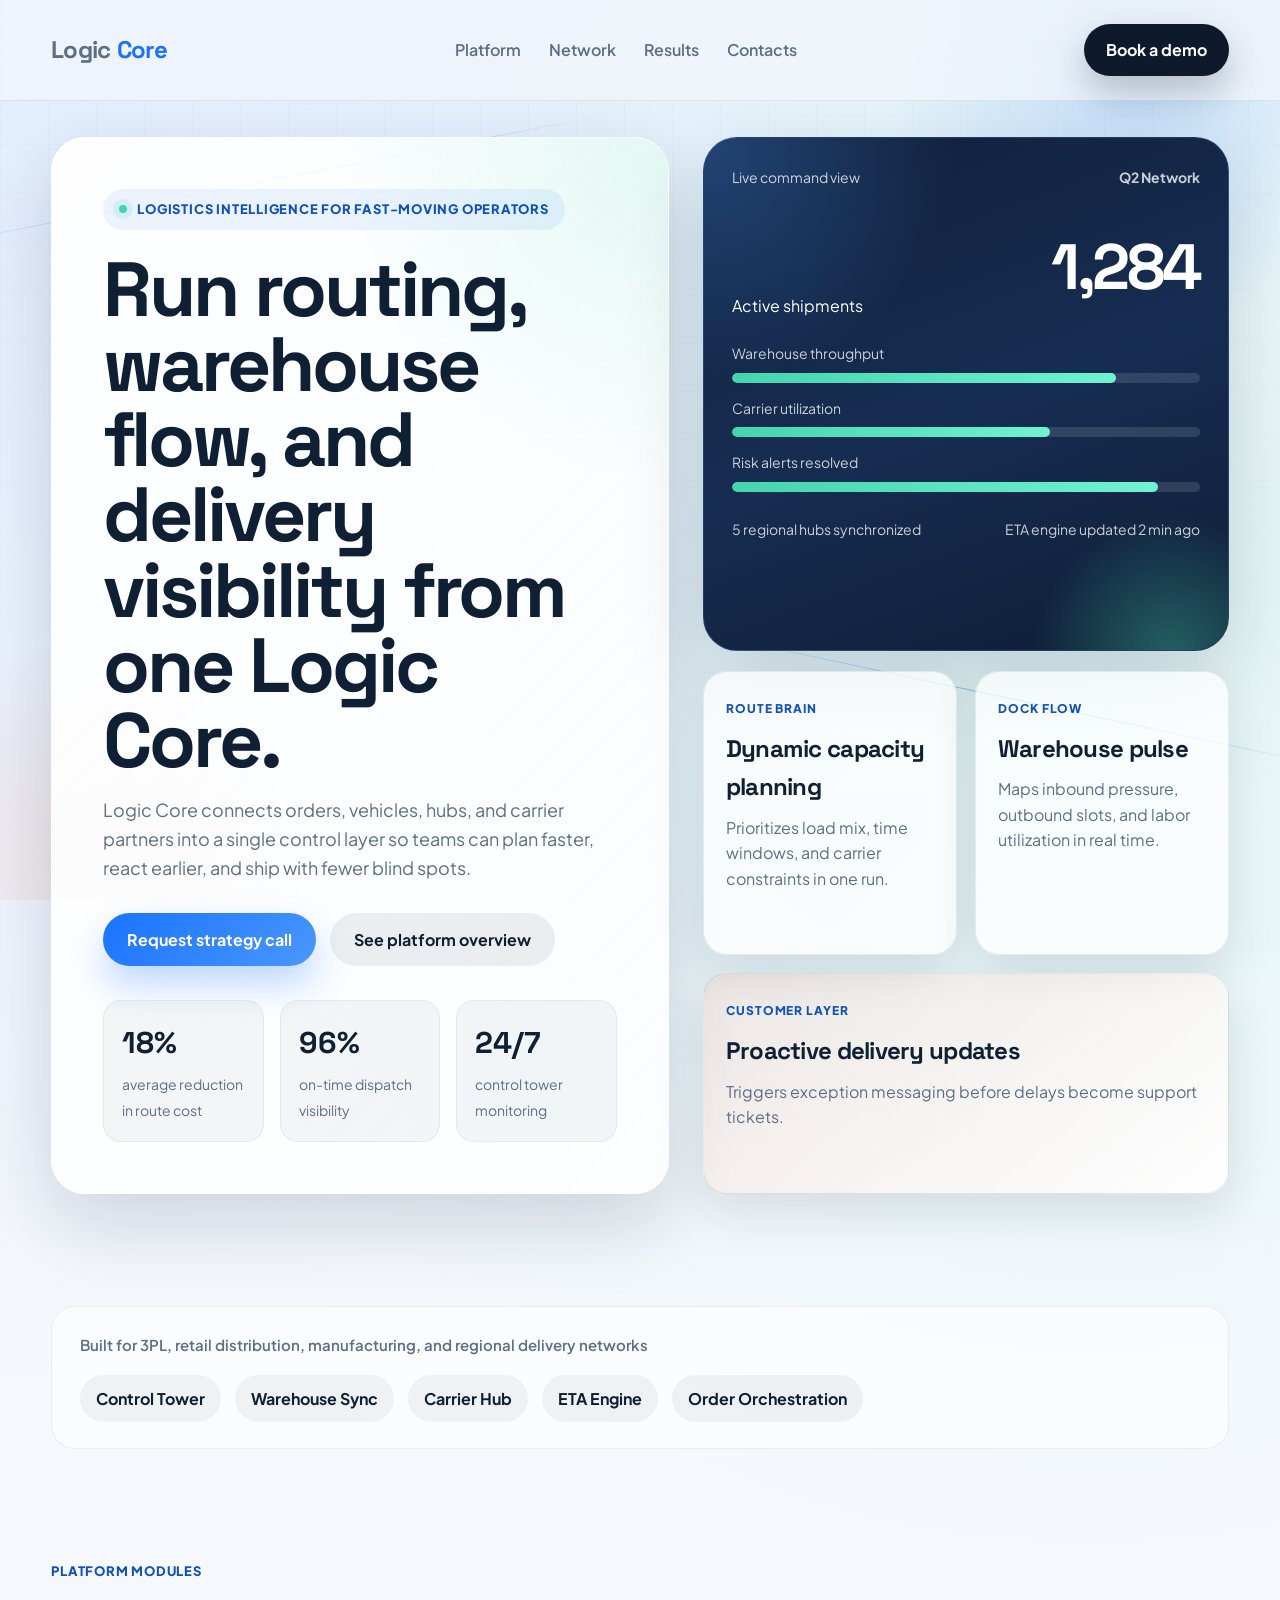
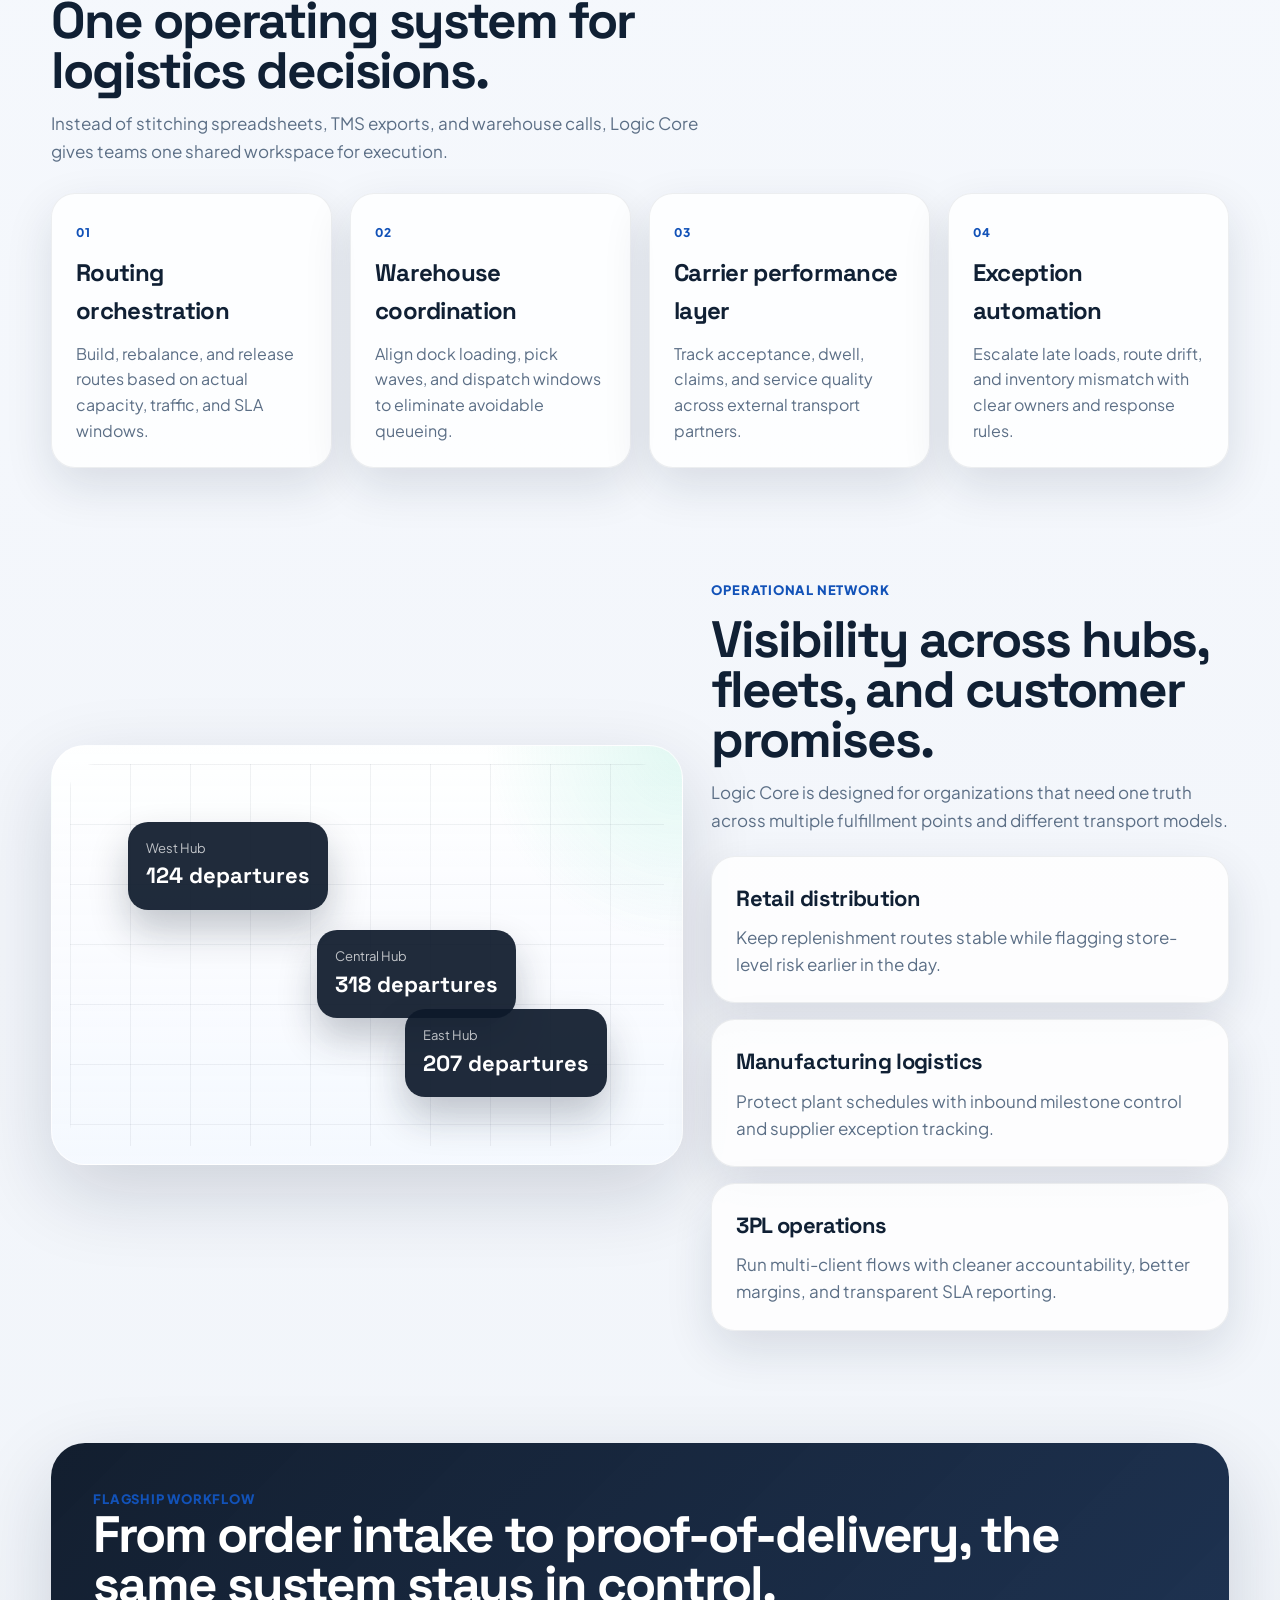
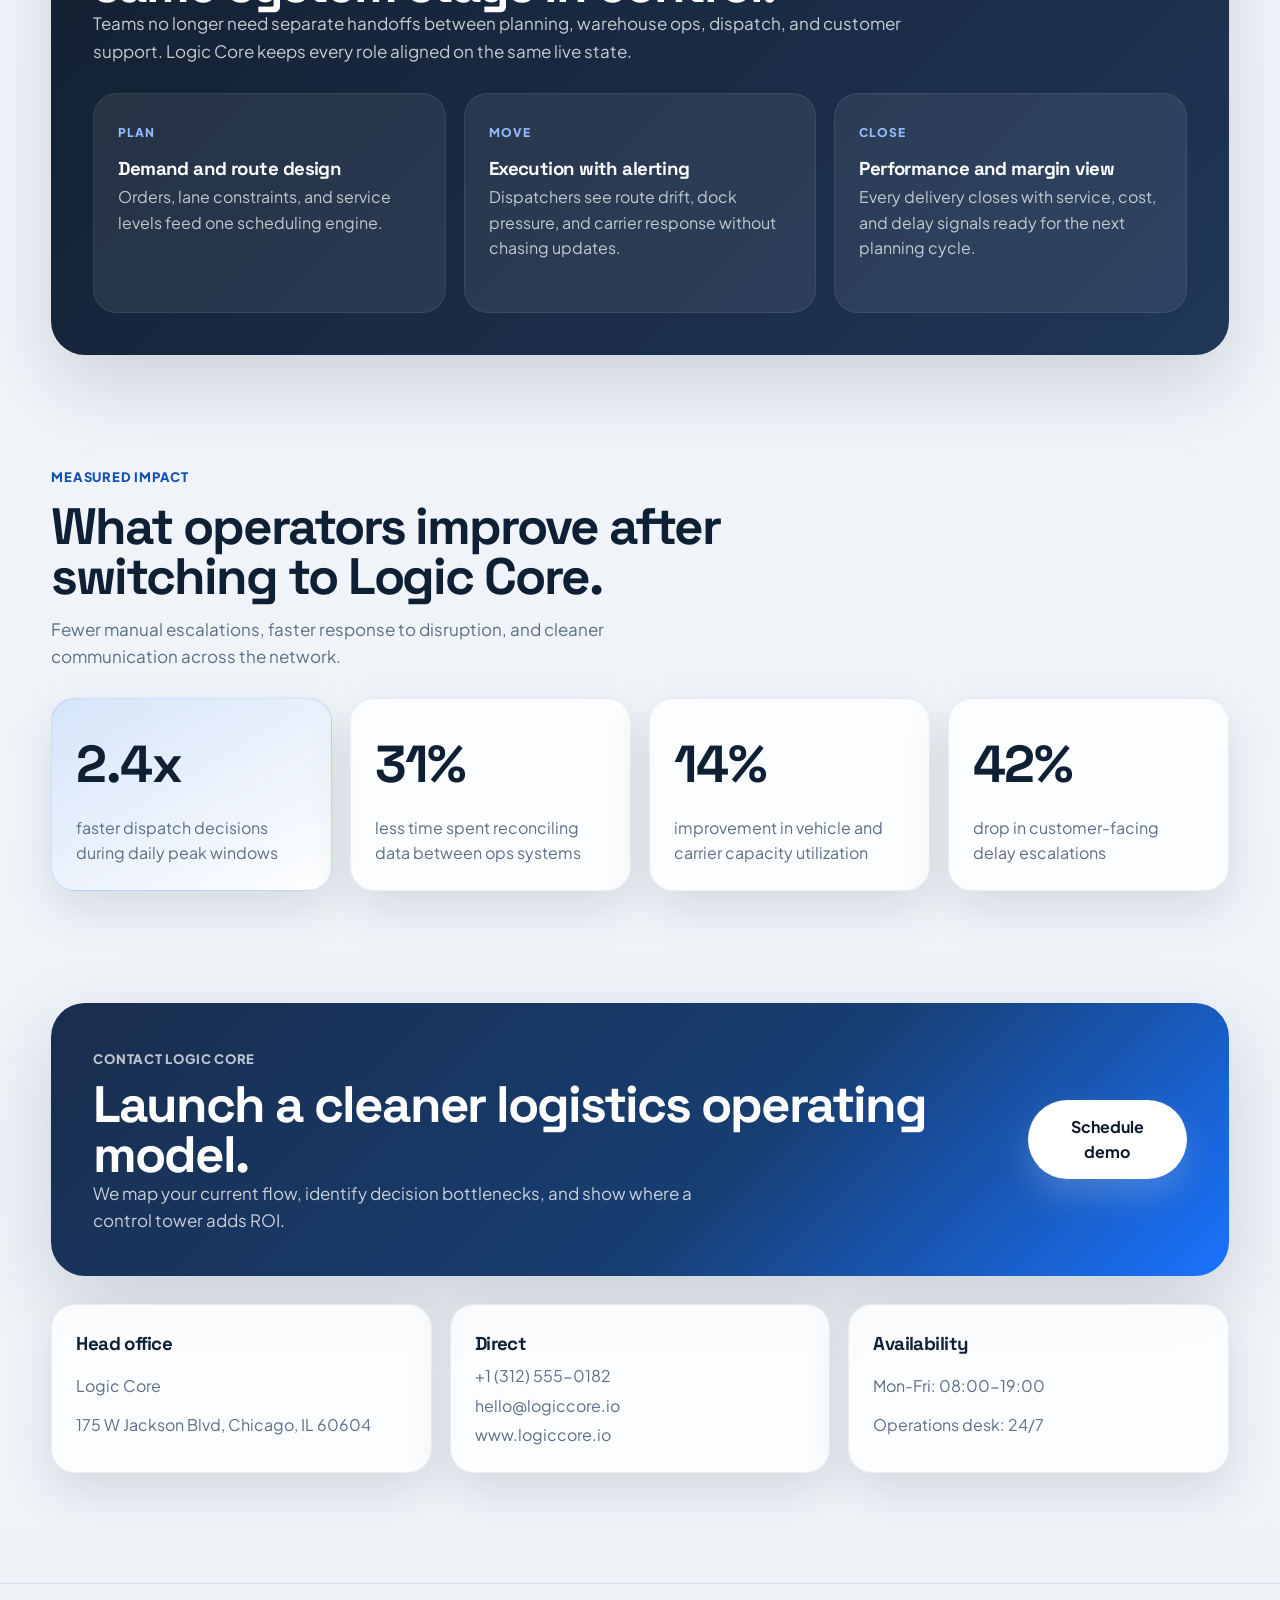
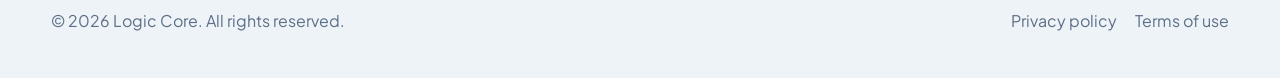
<file: index.html>
<!doctype html>
<html lang="en">
  <head>
    <meta charset="utf-8" />
    <meta name="viewport" content="width=device-width, initial-scale=1" />
    <title>Logic Core — Intelligent Logistics Control Tower</title>
    <meta
      name="description"
      content="Logic Core unifies routing, warehouse visibility, carrier operations, and live delivery intelligence into one logistics control tower."
    />
    <link rel="preconnect" href="https://fonts.googleapis.com" />
    <link rel="preconnect" href="https://fonts.gstatic.com" crossorigin />
    <link
      href="https://fonts.googleapis.com/css2?family=Space+Grotesk:wght@400;500;700&family=Plus+Jakarta+Sans:wght@400;500;600;700;800&display=swap"
      rel="stylesheet"
    />
    <link rel="stylesheet" href="styles.css" />
    <meta name="google-site-verification" content="HeFxhwDeD5M0MkZRAUmkFNPPHlqBi4ZXDoajDWa8j1Q" />
  </head>
  <body>
    <div class="bg" aria-hidden="true">
      <div class="bg__mesh"></div>
      <div class="bg__line bg__line--one"></div>
      <div class="bg__line bg__line--two"></div>
      <div class="bg__glow bg__glow--one"></div>
      <div class="bg__glow bg__glow--two"></div>
    </div>

    <header class="nav">
      <a class="nav__logo" href="#top">
        <span>Logic</span>
        <strong>Core</strong>
      </a>
      <nav class="nav__links">
        <a href="#platform">Platform</a>
        <a href="#network">Network</a>
        <a href="#results">Results</a>
        <a href="#contacts">Contacts</a>
      </nav>
      <button class="nav__cta" data-open="form">Book a demo</button>
      <button class="nav__burger" aria-label="Open menu">Menu</button>
    </header>

    <main id="top">
      <section class="hero" data-reveal>
        <div class="hero__content">
          <div class="hero__eyebrow">
            <span class="hero__eyebrow-dot"></span>
            Logistics intelligence for fast-moving operators
          </div>
          <h1>
            Run routing, warehouse flow, and delivery visibility from one Logic
            Core.
          </h1>
          <p>
            Logic Core connects orders, vehicles, hubs, and carrier partners
            into a single control layer so teams can plan faster, react earlier,
            and ship with fewer blind spots.
          </p>
          <div class="hero__actions">
            <button class="btn btn--primary" data-open="form">
              Request strategy call
            </button>
            <button class="btn btn--secondary" data-open="tour">
              See platform overview
            </button>
          </div>
          <div class="hero__stats">
            <article>
              <strong>18%</strong>
              <span>average reduction in route cost</span>
            </article>
            <article>
              <strong>96%</strong>
              <span>on-time dispatch visibility</span>
            </article>
            <article>
              <strong>24/7</strong>
              <span>control tower monitoring</span>
            </article>
          </div>
        </div>

        <div class="hero__visual">
          <div class="hero__panel panel panel--primary" data-reveal>
            <div class="panel__topline">
              <span>Live command view</span>
              <strong>Q2 Network</strong>
            </div>
            <div class="panel__metric">
              <span>Active shipments</span>
              <strong>1,284</strong>
            </div>
            <div class="panel__bars">
              <div>
                <label>Warehouse throughput</label>
                <div class="panel__bar"><span style="width: 82%"></span></div>
              </div>
              <div>
                <label>Carrier utilization</label>
                <div class="panel__bar"><span style="width: 68%"></span></div>
              </div>
              <div>
                <label>Risk alerts resolved</label>
                <div class="panel__bar"><span style="width: 91%"></span></div>
              </div>
            </div>
            <div class="panel__foot">
              <span>5 regional hubs synchronized</span>
              <span>ETA engine updated 2 min ago</span>
            </div>
          </div>

          <div class="hero__stack">
            <article class="stack-card" data-reveal>
              <span class="stack-card__label">Route Brain</span>
              <strong>Dynamic capacity planning</strong>
              <p>
                Prioritizes load mix, time windows, and carrier constraints in
                one run.
              </p>
            </article>
            <article class="stack-card" data-reveal>
              <span class="stack-card__label">Dock Flow</span>
              <strong>Warehouse pulse</strong>
              <p>
                Maps inbound pressure, outbound slots, and labor utilization in
                real time.
              </p>
            </article>
            <article class="stack-card stack-card--accent" data-reveal>
              <span class="stack-card__label">Customer Layer</span>
              <strong>Proactive delivery updates</strong>
              <p>
                Triggers exception messaging before delays become support
                tickets.
              </p>
            </article>
          </div>
        </div>
      </section>

      <section class="partners" data-reveal>
        <span
          >Built for 3PL, retail distribution, manufacturing, and regional
          delivery networks</span
        >
        <div class="partners__track">
          <span>Control Tower</span>
          <span>Warehouse Sync</span>
          <span>Carrier Hub</span>
          <span>ETA Engine</span>
          <span>Order Orchestration</span>
        </div>
      </section>

      <section class="platform" id="platform">
        <div class="section__head" data-reveal>
          <span class="section__eyebrow">Platform modules</span>
          <h2>One operating system for logistics decisions.</h2>
          <p>
            Instead of stitching spreadsheets, TMS exports, and warehouse calls,
            Logic Core gives teams one shared workspace for execution.
          </p>
        </div>
        <div class="platform__grid">
          <article class="capability" data-reveal>
            <div class="capability__index">01</div>
            <h3>Routing orchestration</h3>
            <p>
              Build, rebalance, and release routes based on actual capacity,
              traffic, and SLA windows.
            </p>
          </article>
          <article class="capability" data-reveal>
            <div class="capability__index">02</div>
            <h3>Warehouse coordination</h3>
            <p>
              Align dock loading, pick waves, and dispatch windows to eliminate
              avoidable queueing.
            </p>
          </article>
          <article class="capability" data-reveal>
            <div class="capability__index">03</div>
            <h3>Carrier performance layer</h3>
            <p>
              Track acceptance, dwell, claims, and service quality across
              external transport partners.
            </p>
          </article>
          <article class="capability" data-reveal>
            <div class="capability__index">04</div>
            <h3>Exception automation</h3>
            <p>
              Escalate late loads, route drift, and inventory mismatch with
              clear owners and response rules.
            </p>
          </article>
        </div>
      </section>

      <section class="network" id="network">
        <div class="network__map panel" data-reveal>
          <div class="network__grid"></div>
          <div class="network__node network__node--one">
            <span>West Hub</span>
            <strong>124 departures</strong>
          </div>
          <div class="network__node network__node--two">
            <span>Central Hub</span>
            <strong>318 departures</strong>
          </div>
          <div class="network__node network__node--three">
            <span>East Hub</span>
            <strong>207 departures</strong>
          </div>
        </div>

        <div class="network__content">
          <div class="section__head" data-reveal>
            <span class="section__eyebrow">Operational network</span>
            <h2>Visibility across hubs, fleets, and customer promises.</h2>
            <p>
              Logic Core is designed for organizations that need one truth
              across multiple fulfillment points and different transport models.
            </p>
          </div>

          <div class="network__list">
            <article class="industry" data-reveal>
              <h3>Retail distribution</h3>
              <p>
                Keep replenishment routes stable while flagging store-level risk
                earlier in the day.
              </p>
            </article>
            <article class="industry" data-reveal>
              <h3>Manufacturing logistics</h3>
              <p>
                Protect plant schedules with inbound milestone control and
                supplier exception tracking.
              </p>
            </article>
            <article class="industry" data-reveal>
              <h3>3PL operations</h3>
              <p>
                Run multi-client flows with cleaner accountability, better
                margins, and transparent SLA reporting.
              </p>
            </article>
          </div>
        </div>
      </section>

      <section class="story" data-reveal>
        <div class="story__intro">
          <span class="section__eyebrow">Flagship workflow</span>
          <h2>
            From order intake to proof-of-delivery, the same system stays in
            control.
          </h2>
          <p>
            Teams no longer need separate handoffs between planning, warehouse
            ops, dispatch, and customer support. Logic Core keeps every role
            aligned on the same live state.
          </p>
        </div>
        <div class="story__grid">
          <article class="story-card" data-reveal>
            <span>Plan</span>
            <h3>Demand and route design</h3>
            <p>
              Orders, lane constraints, and service levels feed one scheduling
              engine.
            </p>
          </article>
          <article class="story-card" data-reveal>
            <span>Move</span>
            <h3>Execution with alerting</h3>
            <p>
              Dispatchers see route drift, dock pressure, and carrier response
              without chasing updates.
            </p>
          </article>
          <article class="story-card" data-reveal>
            <span>Close</span>
            <h3>Performance and margin view</h3>
            <p>
              Every delivery closes with service, cost, and delay signals ready
              for the next planning cycle.
            </p>
          </article>
        </div>
      </section>

      <section class="results" id="results">
        <div class="section__head" data-reveal>
          <span class="section__eyebrow">Measured impact</span>
          <h2>What operators improve after switching to Logic Core.</h2>
          <p>
            Fewer manual escalations, faster response to disruption, and cleaner
            communication across the network.
          </p>
        </div>
        <div class="results__grid">
          <article class="result-card result-card--highlight" data-reveal>
            <strong>2.4x</strong>
            <span>faster dispatch decisions during daily peak windows</span>
          </article>
          <article class="result-card" data-reveal>
            <strong>31%</strong>
            <span>less time spent reconciling data between ops systems</span>
          </article>
          <article class="result-card" data-reveal>
            <strong>14%</strong>
            <span>improvement in vehicle and carrier capacity utilization</span>
          </article>
          <article class="result-card" data-reveal>
            <strong>42%</strong>
            <span>drop in customer-facing delay escalations</span>
          </article>
        </div>
      </section>

      <section class="cta" id="contacts" data-reveal>
        <div class="cta__card">
          <div>
            <span class="section__eyebrow">Contact Logic Core</span>
            <h2>Launch a cleaner logistics operating model.</h2>
            <p>
              We map your current flow, identify decision bottlenecks, and show
              where a control tower adds ROI.
            </p>
          </div>
          <button class="btn btn--primary btn--light" data-open="form">
            Schedule demo
          </button>
        </div>
        <div class="cta__info">
          <article data-reveal>
            <h3>Head office</h3>
            <p>Logic Core</p>
            <p>175 W Jackson Blvd, Chicago, IL 60604</p>
          </article>
          <article data-reveal>
            <h3>Direct</h3>
            <p>+1 (312) 555-0182</p>
            <p>hello@logiccore.io</p>
            <p>www.logiccore.io</p>
          </article>
          <article data-reveal>
            <h3>Availability</h3>
            <p>Mon-Fri: 08:00-19:00</p>
            <p>Operations desk: 24/7</p>
          </article>
        </div>
      </section>
    </main>

    <footer class="footer">
      <div>© 2026 Logic Core. All rights reserved.</div>
      <div class="footer__links">
        <a href="#">Privacy policy</a>
        <a href="#">Terms of use</a>
      </div>
    </footer>

    <div class="modal" id="form">
      <div class="modal__card">
        <button class="modal__close" data-close>Close</button>
        <h3>Book a Logic Core demo</h3>
        <p>
          Share your operation details and the team will get back within one
          business day.
        </p>
        <form class="modal__form">
          <input type="text" placeholder="Name and company" required />
          <input type="email" placeholder="Work email" required />
          <input type="tel" placeholder="Phone" required />
          <select required>
            <option value="">Choose your focus</option>
            <option>Routing and dispatch</option>
            <option>Warehouse coordination</option>
            <option>Carrier visibility</option>
            <option>Full control tower rollout</option>
          </select>
          <button class="btn btn--primary" type="submit">Send request</button>
        </form>
      </div>
    </div>

    <div class="modal" id="tour">
      <div class="modal__card modal__card--wide">
        <button class="modal__close" data-close>Close</button>
        <h3>Platform overview</h3>
        <p>
          Interactive product tour and workflow walkthrough are being prepared
          for this landing page.
        </p>
        <div class="modal__video">
          <div>Logic Core overview coming soon</div>
        </div>
      </div>
    </div>

    <script src="script.js"></script>
  </body>
</html>
</file>
<file: styles.css>
:root {
  --bg: #f3f6fb;
  --surface: rgba(255, 255, 255, 0.8);
  --surface-strong: #ffffff;
  --surface-dark: #0e1a2b;
  --surface-dark-soft: rgba(14, 26, 43, 0.88);
  --line: rgba(24, 42, 68, 0.12);
  --line-strong: rgba(112, 154, 255, 0.24);
  --text: #102034;
  --muted: #5c6f86;
  --brand: #1a73ff;
  --brand-deep: #1252b8;
  --accent: #ff885b;
  --accent-soft: #ffe1d6;
  --mint: #45d3b0;
  --white: #ffffff;
  --shadow-lg: 0 28px 80px rgba(10, 26, 49, 0.16);
  --shadow-md: 0 18px 48px rgba(13, 31, 57, 0.12);
  --radius-xl: 34px;
  --radius-lg: 24px;
  --radius-md: 18px;
  --font-body: "Plus Jakarta Sans", "Segoe UI", sans-serif;
  --font-display: "Space Grotesk", "Segoe UI", sans-serif;
}

* {
  box-sizing: border-box;
  margin: 0;
  padding: 0;
}

html {
  scroll-behavior: smooth;
}

body {
  min-height: 100vh;
  background:
    radial-gradient(
      circle at top left,
      rgba(26, 115, 255, 0.1),
      transparent 28%
    ),
    radial-gradient(
      circle at 85% 12%,
      rgba(69, 211, 176, 0.12),
      transparent 22%
    ),
    linear-gradient(180deg, #f8fbff 0%, var(--bg) 52%, #eef3f8 100%);
  color: var(--text);
  font-family: var(--font-body);
  line-height: 1.6;
}

a {
  color: inherit;
  text-decoration: none;
}

button {
  border: none;
  background: none;
  font: inherit;
  cursor: pointer;
}

.bg {
  position: fixed;
  inset: 0;
  z-index: -2;
  overflow: hidden;
  pointer-events: none;
}

.bg__mesh {
  position: absolute;
  inset: 0;
  background-image:
    linear-gradient(rgba(16, 32, 52, 0.03) 1px, transparent 1px),
    linear-gradient(90deg, rgba(16, 32, 52, 0.03) 1px, transparent 1px);
  background-size: 48px 48px;
  mask-image: linear-gradient(180deg, rgba(0, 0, 0, 0.8), transparent 90%);
}

.bg__line,
.bg__glow {
  position: absolute;
  border-radius: 999px;
}

.bg__line {
  height: 1px;
  background: linear-gradient(
    90deg,
    transparent,
    rgba(26, 115, 255, 0.5),
    transparent
  );
}

.bg__line--one {
  top: 20%;
  left: -5%;
  width: 52%;
  transform: rotate(-11deg);
}

.bg__line--two {
  right: -4%;
  bottom: 22%;
  width: 48%;
  transform: rotate(12deg);
}

.bg__glow--one {
  width: 520px;
  height: 520px;
  top: -180px;
  right: -120px;
  background: radial-gradient(
    circle,
    rgba(26, 115, 255, 0.18),
    transparent 68%
  );
}

.bg__glow--two {
  width: 480px;
  height: 480px;
  left: -140px;
  bottom: -200px;
  background: radial-gradient(
    circle,
    rgba(255, 136, 91, 0.14),
    transparent 66%
  );
}

.nav {
  position: sticky;
  top: 0;
  z-index: 20;
  display: flex;
  align-items: center;
  justify-content: space-between;
  gap: 20px;
  padding: 24px clamp(20px, 4vw, 72px);
  background: rgba(243, 246, 251, 0.72);
  backdrop-filter: blur(18px);
  border-bottom: 1px solid rgba(16, 32, 52, 0.08);
}

.nav__logo {
  display: inline-flex;
  align-items: baseline;
  gap: 6px;
  font-family: var(--font-display);
  font-size: 24px;
  font-weight: 700;
  letter-spacing: -0.03em;
}

.nav__logo span {
  color: var(--muted);
}

.nav__logo strong {
  color: var(--brand);
}

.nav__links {
  display: flex;
  align-items: center;
  gap: 28px;
  color: var(--muted);
  font-weight: 600;
}

.nav__links a:hover {
  color: var(--text);
}

.nav__cta,
.btn {
  transition:
    transform 0.25s ease,
    box-shadow 0.25s ease,
    background-color 0.25s ease;
}

.nav__cta {
  padding: 13px 22px;
  border-radius: 999px;
  background: var(--surface-dark);
  color: var(--white);
  box-shadow: 0 16px 36px rgba(14, 26, 43, 0.24);
  font-weight: 700;
}

.nav__burger {
  display: none;
  padding: 10px 16px;
  border-radius: 999px;
  background: rgba(16, 32, 52, 0.08);
  color: var(--text);
  font-weight: 700;
}

main {
  display: grid;
  gap: 112px;
  padding: 36px clamp(20px, 4vw, 72px) 110px;
}

section {
  scroll-margin-top: 112px;
}

.hero {
  display: grid;
  grid-template-columns: minmax(0, 1.08fr) minmax(320px, 0.92fr);
  gap: 34px;
  align-items: stretch;
}

.hero__content,
.hero__visual {
  min-width: 0;
}

.hero__content {
  padding: clamp(28px, 4vw, 56px);
  border-radius: var(--radius-xl);
  background:
    radial-gradient(
      circle at top right,
      rgba(69, 211, 176, 0.14),
      transparent 28%
    ),
    linear-gradient(
      135deg,
      rgba(255, 255, 255, 0.94),
      rgba(255, 255, 255, 0.78)
    );
  box-shadow: var(--shadow-lg);
  border: 1px solid rgba(255, 255, 255, 0.7);
}

.hero__eyebrow,
.section__eyebrow {
  display: inline-flex;
  align-items: center;
  gap: 10px;
  border-radius: 999px;
  font-size: 13px;
  font-weight: 800;
  letter-spacing: 0.06em;
  text-transform: uppercase;
}

.hero__eyebrow {
  margin-bottom: 22px;
  padding: 10px 16px;
  background: rgba(26, 115, 255, 0.08);
  color: var(--brand-deep);
}

.hero__eyebrow-dot {
  width: 8px;
  height: 8px;
  border-radius: 50%;
  background: var(--mint);
  box-shadow: 0 0 0 6px rgba(69, 211, 176, 0.15);
}

.hero h1,
.section__head h2,
.story__intro h2,
.cta__card h2 {
  font-family: var(--font-display);
  letter-spacing: -0.04em;
  line-height: 0.98;
}

.hero h1 {
  max-width: 11ch;
  font-size: clamp(42px, 6vw, 78px);
  margin-bottom: 18px;
}

.hero__content p {
  max-width: 620px;
  font-size: 18px;
  color: var(--muted);
}

.hero__actions {
  display: flex;
  flex-wrap: wrap;
  gap: 14px;
  margin: 30px 0 34px;
}

.btn {
  display: inline-flex;
  align-items: center;
  justify-content: center;
  min-height: 52px;
  padding: 14px 24px;
  border-radius: 999px;
  font-weight: 700;
}

.btn--primary {
  background: linear-gradient(135deg, var(--brand), #4a97ff);
  color: var(--white);
  box-shadow: 0 18px 36px rgba(26, 115, 255, 0.28);
}

.btn--secondary {
  background: rgba(16, 32, 52, 0.07);
  color: var(--text);
}

.btn--light {
  background: var(--white);
  color: var(--surface-dark);
  box-shadow: 0 16px 32px rgba(255, 255, 255, 0.18);
}

.btn:hover,
.nav__cta:hover {
  transform: translateY(-2px);
}

.hero__stats {
  display: grid;
  grid-template-columns: repeat(3, minmax(0, 1fr));
  gap: 16px;
}

.hero__stats article {
  padding: 18px;
  border-radius: var(--radius-md);
  background: rgba(16, 32, 52, 0.04);
  border: 1px solid rgba(16, 32, 52, 0.06);
}

.hero__stats strong {
  display: block;
  margin-bottom: 4px;
  font-size: clamp(22px, 3vw, 30px);
  font-family: var(--font-display);
}

.hero__stats span {
  color: var(--muted);
  font-size: 14px;
}

.hero__visual {
  display: grid;
  gap: 20px;
}

.panel {
  position: relative;
  overflow: hidden;
  border-radius: var(--radius-xl);
  background: linear-gradient(
    160deg,
    rgba(255, 255, 255, 0.9),
    rgba(243, 247, 255, 0.78)
  );
  border: 1px solid rgba(255, 255, 255, 0.72);
  box-shadow: var(--shadow-lg);
}

.panel--primary {
  padding: 28px;
  min-height: 360px;
  background:
    radial-gradient(
      circle at top left,
      rgba(74, 151, 255, 0.3),
      transparent 34%
    ),
    linear-gradient(160deg, #11203a 0%, #162d52 52%, #0f1d34 100%);
  color: var(--white);
  border-color: rgba(112, 154, 255, 0.22);
}

.panel--primary::after {
  content: "";
  position: absolute;
  inset: auto -16% -28% auto;
  width: 280px;
  height: 280px;
  border-radius: 50%;
  background: radial-gradient(
    circle,
    rgba(69, 211, 176, 0.36),
    transparent 70%
  );
}

.panel__topline,
.panel__metric,
.panel__foot,
.panel__bars {
  position: relative;
  z-index: 1;
}

.panel__topline,
.panel__foot,
.panel__metric {
  display: flex;
  align-items: center;
  justify-content: space-between;
  gap: 16px;
}

.panel__topline,
.panel__foot {
  color: rgba(255, 255, 255, 0.78);
  font-size: 14px;
}

.panel__metric {
  margin: 28px 0 24px;
  align-items: end;
}

.panel__metric strong {
  font-family: var(--font-display);
  font-size: clamp(44px, 7vw, 64px);
  letter-spacing: -0.05em;
}

.panel__bars {
  display: grid;
  gap: 14px;
}

.panel__bars label {
  display: block;
  margin-bottom: 8px;
  font-size: 14px;
  color: rgba(255, 255, 255, 0.78);
}

.panel__bar {
  width: 100%;
  height: 10px;
  border-radius: 999px;
  background: rgba(255, 255, 255, 0.12);
  overflow: hidden;
}

.panel__bar span {
  display: block;
  height: 100%;
  border-radius: inherit;
  background: linear-gradient(90deg, var(--mint), #6ff3d2);
}

.panel__foot {
  margin-top: 26px;
}

.hero__stack {
  display: grid;
  grid-template-columns: repeat(2, minmax(0, 1fr));
  gap: 18px;
}

.stack-card {
  padding: 22px;
  border-radius: var(--radius-lg);
  background: rgba(255, 255, 255, 0.74);
  border: 1px solid rgba(16, 32, 52, 0.08);
  box-shadow: var(--shadow-md);
}

.stack-card--accent {
  grid-column: span 2;
  background: linear-gradient(
    140deg,
    rgba(255, 136, 91, 0.13),
    rgba(255, 255, 255, 0.9)
  );
}

.stack-card__label,
.capability__index,
.story-card span {
  display: inline-flex;
  margin-bottom: 12px;
  font-size: 12px;
  font-weight: 800;
  letter-spacing: 0.08em;
  text-transform: uppercase;
  color: var(--brand-deep);
}

.stack-card strong,
.capability h3,
.industry h3,
.story-card h3,
.result-card strong,
.cta__info h3,
.modal__card h3 {
  font-family: var(--font-display);
  letter-spacing: -0.03em;
}

.stack-card strong {
  display: block;
  margin-bottom: 8px;
  font-size: 24px;
}

.stack-card p {
  color: var(--muted);
}

.partners {
  display: grid;
  gap: 18px;
  padding: 26px 28px;
  border-radius: var(--radius-lg);
  background: rgba(255, 255, 255, 0.62);
  border: 1px solid rgba(16, 32, 52, 0.07);
}

.partners > span {
  color: var(--muted);
  font-size: 15px;
  font-weight: 600;
}

.partners__track {
  display: flex;
  flex-wrap: wrap;
  gap: 14px;
}

.partners__track span {
  padding: 11px 16px;
  border-radius: 999px;
  background: rgba(16, 32, 52, 0.05);
  color: var(--text);
  font-weight: 700;
}

.section__head {
  display: grid;
  gap: 14px;
  max-width: 680px;
}

.section__eyebrow {
  color: var(--brand-deep);
}

.section__head h2,
.story__intro h2,
.cta__card h2 {
  font-size: clamp(34px, 4vw, 54px);
}

.section__head p,
.network__content p,
.story__intro p,
.cta__card p {
  color: var(--muted);
  font-size: 17px;
}

.platform,
.results,
.cta {
  display: grid;
  gap: 28px;
}

.platform__grid,
.results__grid {
  display: grid;
  grid-template-columns: repeat(4, minmax(0, 1fr));
  gap: 18px;
}

.capability,
.industry,
.story-card,
.result-card,
.cta__info article {
  padding: 24px;
  border-radius: var(--radius-lg);
  background: rgba(255, 255, 255, 0.8);
  border: 1px solid rgba(16, 32, 52, 0.07);
  box-shadow: var(--shadow-md);
}

.capability p,
.industry p,
.story-card p,
.result-card span,
.cta__info p {
  color: var(--muted);
}

.capability h3 {
  margin-bottom: 10px;
  font-size: 24px;
}

.network {
  display: grid;
  grid-template-columns: minmax(300px, 1.1fr) minmax(0, 0.9fr);
  gap: 28px;
  align-items: center;
}

.network__map {
  min-height: 420px;
  padding: 28px;
  background:
    radial-gradient(
      circle at top right,
      rgba(69, 211, 176, 0.16),
      transparent 26%
    ),
    linear-gradient(
      180deg,
      rgba(255, 255, 255, 0.92),
      rgba(245, 249, 255, 0.82)
    );
}

.network__grid {
  position: absolute;
  inset: 18px;
  border-radius: calc(var(--radius-xl) - 10px);
  background-image:
    linear-gradient(rgba(16, 32, 52, 0.06) 1px, transparent 1px),
    linear-gradient(90deg, rgba(16, 32, 52, 0.06) 1px, transparent 1px);
  background-size: 60px 60px;
}

.network__node {
  position: absolute;
  min-width: 150px;
  padding: 16px 18px;
  border-radius: 20px;
  background: rgba(14, 26, 43, 0.92);
  color: var(--white);
  box-shadow: 0 20px 38px rgba(14, 26, 43, 0.24);
}

.network__node span {
  display: block;
  color: rgba(255, 255, 255, 0.72);
  font-size: 13px;
}

.network__node strong {
  font-family: var(--font-display);
  font-size: 22px;
}

.network__node--one {
  top: 18%;
  left: 12%;
}

.network__node--two {
  top: 44%;
  left: 42%;
}

.network__node--three {
  bottom: 16%;
  right: 12%;
}

.network__content {
  display: grid;
  gap: 22px;
}

.network__list {
  display: grid;
  gap: 16px;
}

.industry h3 {
  margin-bottom: 8px;
  font-size: 22px;
}

.story {
  display: grid;
  gap: 28px;
  padding: clamp(28px, 4vw, 42px);
  border-radius: var(--radius-xl);
  background: linear-gradient(
    135deg,
    rgba(14, 26, 43, 0.98),
    rgba(18, 42, 78, 0.94)
  );
  color: var(--white);
  box-shadow: var(--shadow-lg);
}

.story__intro p {
  color: rgba(255, 255, 255, 0.76);
  max-width: 820px;
}

.story__grid {
  display: grid;
  grid-template-columns: repeat(3, minmax(0, 1fr));
  gap: 18px;
}

.story-card {
  min-height: 220px;
  background: rgba(255, 255, 255, 0.07);
  border-color: rgba(255, 255, 255, 0.08);
  box-shadow: none;
}

.story-card span {
  color: #93bcff;
}

.story-card p {
  color: rgba(255, 255, 255, 0.72);
}

.results__grid {
  grid-template-columns: repeat(4, minmax(0, 1fr));
}

.result-card {
  display: grid;
  gap: 8px;
  min-height: 180px;
}

.result-card strong {
  font-size: clamp(32px, 5vw, 52px);
}

.result-card--highlight {
  background: linear-gradient(
    150deg,
    rgba(26, 115, 255, 0.12),
    rgba(255, 255, 255, 0.92)
  );
  border-color: rgba(26, 115, 255, 0.18);
}

.cta__card {
  display: flex;
  align-items: center;
  justify-content: space-between;
  gap: 24px;
  padding: clamp(28px, 4vw, 42px);
  border-radius: var(--radius-xl);
  background: linear-gradient(135deg, #1a2d4d 0%, #173e72 58%, #1a73ff 100%);
  color: var(--white);
  box-shadow: var(--shadow-lg);
}

.cta__card .section__eyebrow {
  color: rgba(255, 255, 255, 0.72);
  margin-bottom: 10px;
}

.cta__card p {
  color: rgba(255, 255, 255, 0.76);
  max-width: 640px;
}

.cta__info {
  display: grid;
  grid-template-columns: repeat(3, minmax(0, 1fr));
  gap: 18px;
}

.cta__info article {
  display: grid;
  gap: 4px;
}

.footer {
  display: flex;
  align-items: center;
  justify-content: space-between;
  flex-wrap: wrap;
  gap: 12px;
  padding: 24px clamp(20px, 4vw, 72px) 44px;
  color: var(--muted);
  border-top: 1px solid rgba(16, 32, 52, 0.08);
}

.footer__links {
  display: flex;
  flex-wrap: wrap;
  gap: 18px;
}

.modal {
  position: fixed;
  inset: 0;
  z-index: 30;
  display: none;
  align-items: center;
  justify-content: center;
  padding: 24px;
  background: rgba(8, 16, 28, 0.58);
  backdrop-filter: blur(10px);
}

.modal.is-open {
  display: flex;
}

.modal__card {
  width: min(460px, 100%);
  display: grid;
  gap: 16px;
  padding: 28px;
  border-radius: var(--radius-xl);
  background: rgba(255, 255, 255, 0.96);
  box-shadow: var(--shadow-lg);
}

.modal__card--wide {
  width: min(680px, 100%);
}

.modal__close {
  justify-self: flex-end;
  color: var(--muted);
  font-weight: 700;
}

.modal__form {
  display: grid;
  gap: 12px;
}

.modal__form input,
.modal__form select {
  min-height: 52px;
  padding: 12px 16px;
  border-radius: 14px;
  border: 1px solid rgba(16, 32, 52, 0.12);
  background: rgba(243, 246, 251, 0.8);
  font: inherit;
  color: var(--text);
}

.modal__video {
  min-height: 280px;
  display: grid;
  place-items: center;
  border-radius: var(--radius-lg);
  background:
    radial-gradient(circle at top, rgba(26, 115, 255, 0.12), transparent 24%),
    linear-gradient(180deg, rgba(16, 32, 52, 0.06), rgba(16, 32, 52, 0.12));
  color: var(--muted);
  font-weight: 700;
}

.toast {
  position: fixed;
  top: 24px;
  right: 24px;
  z-index: 40;
  padding: 14px 18px;
  border-radius: 999px;
  background: var(--surface-dark);
  color: var(--white);
  font-weight: 700;
  box-shadow: 0 20px 38px rgba(14, 26, 43, 0.28);
  opacity: 0;
  transform: translateY(-10px);
  transition:
    opacity 0.3s ease,
    transform 0.3s ease;
}

.toast.is-visible {
  opacity: 1;
  transform: translateY(0);
}

.reveal {
  opacity: 0;
  transform: translateY(24px) scale(0.985);
}

.is-revealed {
  opacity: 1;
  transform: translateY(0) scale(1);
}

.reveal.is-revealed {
  transition:
    opacity 0.7s ease,
    transform 0.7s ease;
}

.panel:hover,
.stack-card:hover,
.capability:hover,
.industry:hover,
.story-card:hover,
.result-card:hover,
.cta__info article:hover {
  transform: translateY(-6px);
  transition:
    transform 0.28s ease,
    box-shadow 0.28s ease;
  box-shadow: 0 26px 58px rgba(13, 31, 57, 0.16);
}

@media (max-width: 1080px) {
  .hero,
  .network {
    grid-template-columns: 1fr;
  }

  .platform__grid,
  .results__grid {
    grid-template-columns: repeat(2, minmax(0, 1fr));
  }

  .story__grid,
  .cta__info {
    grid-template-columns: 1fr;
  }
}

@media (max-width: 860px) {
  .nav__links,
  .nav__cta {
    display: none;
  }

  .nav__burger {
    display: inline-flex;
  }

  .nav.is-open .nav__links {
    position: absolute;
    top: calc(100% + 12px);
    right: 20px;
    display: grid;
    gap: 12px;
    min-width: 220px;
    padding: 18px;
    border-radius: 22px;
    background: rgba(255, 255, 255, 0.95);
    box-shadow: var(--shadow-md);
  }

  .hero__stats,
  .hero__stack,
  .platform__grid,
  .results__grid {
    grid-template-columns: 1fr;
  }

  .stack-card--accent {
    grid-column: auto;
  }

  .cta__card {
    align-items: flex-start;
    flex-direction: column;
  }
}

@media (max-width: 640px) {
  main {
    gap: 84px;
    padding-top: 28px;
  }

  .hero__content,
  .panel--primary,
  .network__map,
  .story,
  .cta__card,
  .modal__card {
    padding: 22px;
    border-radius: 26px;
  }

  .hero h1 {
    max-width: none;
    font-size: clamp(36px, 12vw, 58px);
  }

  .hero__actions {
    flex-direction: column;
    align-items: stretch;
  }

  .panel__metric,
  .panel__foot,
  .footer {
    flex-direction: column;
    align-items: flex-start;
  }

  .network__node {
    position: relative;
    top: auto;
    left: auto;
    right: auto;
    bottom: auto;
  }

  .network__map {
    display: grid;
    gap: 14px;
    min-height: unset;
  }

  .network__grid {
    inset: 0;
  }

  .toast {
    right: 16px;
    left: 16px;
    top: 16px;
    text-align: center;
  }
}
</file>
